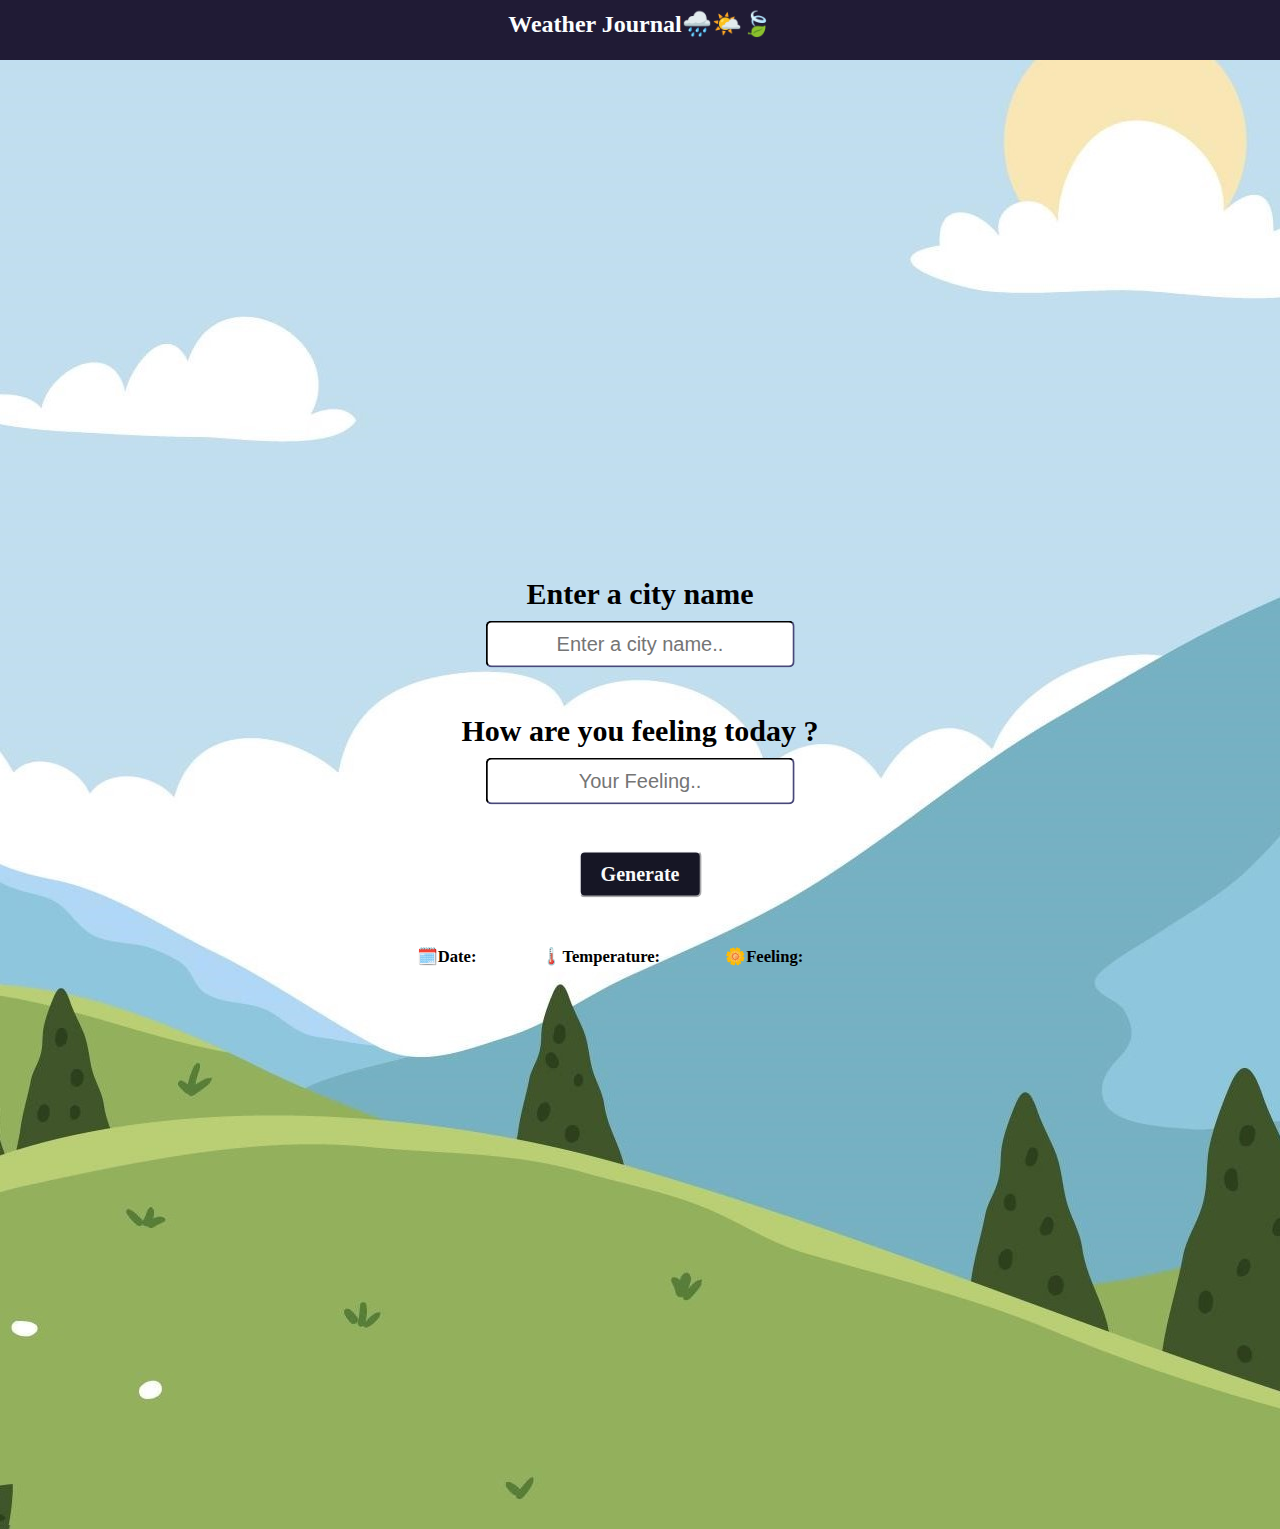
<file: weather app .beat/index.html>
<!DOCTYPE html>
<html lang="en">
<head>
    <meta charset="UTF-8">
    <meta name="viewport" content="width=device-width, initial-scale=1.0">
    <title>Document</title>
    <link rel="stylesheet" href="style.css">
</head>
<body>

<nav class="nav">
    <h2>Weather Journal🌧️🌤️🍃 </h2>
</nav>
<div id="container">
    <img src="land.jpg" >
   <div id="input">
    <p class="text">Enter a city name</p>
    <input type="text" class="inputvalue" placeholder="Enter a city name..">
    <p class="text">How are you feeling today ?</p>
    <input type="text" class="inputvalu" id="feeling" placeholder="Your Feeling..">
    <br/>
    <input type="button" class= "btn"value="Generate">
    <div id="result">
        <h5>🗓️Date:<p style="font-size: 20px;color: rgb(210, 233, 243);font-weight: 100;"  class ="spaces" id="date"></p></h5>
        <h5 class="temp">🌡️Temperature:<p style="font-size: 20px;color: rgb(206, 235, 248);font-weight: 100;"  class ="spaces"id="temp"></p></h5>
        <h5>🌼Feeling:<p style="font-size: 20px;color: rgb(208, 236, 252);font-weight: 150px;"  class ="spaces"id="feel"></p></h5>
    </div>
   </div>
   
</div>




    <script src="script.js"></script>
</body>
</html>
</file>
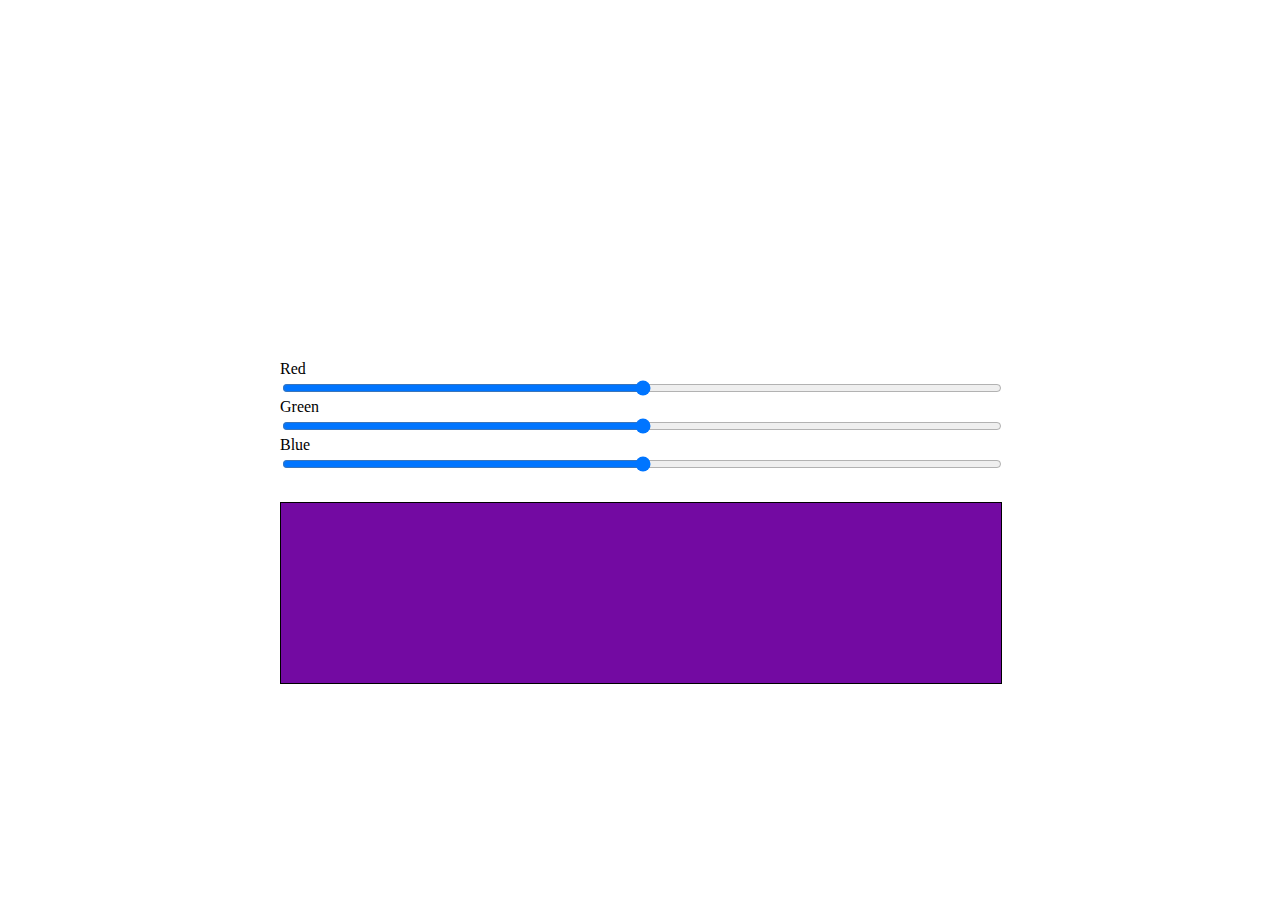
<file: task2.html>
<html lang="en">
<head>
    <meta charset="UTF-8">
    <meta name="viewport" content="width=device-width, initial-scale=1.0">
    <title>color picker</title>
    <style type="text/css">
    body{
        font-family: cursive;
    }
    .picker{
        position:absolute;
        top:0;
        bottom:0;
        left: 0;
        right: 0;
        margin: auto;
        width: 720px;
        height: 180px;
    }
    #display{
        width: 100%;
        height:100%;
        background: #730aa2;
        transition: background 100ms;
        margin-top: 30px;
        border: 1px solid #000;
    }
    input{
        display: block;
        width: 100%;
    }
    
    </style>
</head>
<body>
    <div class="picker"> 
        Red <input type="range" min="0" max="255" step="1" id="red">
        Green <input type="range" min="0" max="255" step="1" id="green">
        Blue <input type="range" min="0" max="255" step="1" id="blue">
<div id="display"></div>
    </div>
    <script type="text/javascript">
    var input = document.querySelectorAll("input")

    for(var i=0; i<input.length; i++){
        input[i].addEventListener("input",function(){
            var red= document.getElementById("red").value,
                green=document.getElementById("green").value,
                 blue=document.getElementById("blue").value;

                 var display=document.getElementById("display");
                 display.style.background=" rgb("+red+","+green+","+blue+")";
        });
    }
    </script>

</body>
</html>
</file>
<file: weather app .beat/style.css>
*{
    padding: 0;
    margin: 0;
    text-decoration: none;

}
body{
    font-family: cursive;
    background-image:url(land.jpg);
    background-repeat: no-repeat;
    background-size: cover;
    
}
.nav{
    height: 50px;
    width: 100%;
    background-color: rgb(32, 27, 53);
     font-weight:700 ;
     color: rgb(251, 254, 255);
     text-align: center;
     padding-top: 10px;
}
#container{

    position: relative;
    width: 100%;
  height: 100%;
}

#input{
    position: absolute;
    top: 50%;
    left: 50%;
   transform: translate(-50%, -50%);
  text-align: center;
}
#input p{
    font-size: 30px;
    font-weight:800;
}
#input .inputvalue{
    font-size: 20px;
    margin-top: 10px;
    margin-bottom: 10%;
    border-color: rgb(22, 22, 37);
    border-radius: 6px;
    padding: 10px 20px;
    font-weight: 500;
    text-align: center;
}
#input .inputvalu{
    font-size: 20px;
    margin-top: 10px;
    margin-bottom: 10%;
    border-color: rgb(22, 22, 37);
    border-radius: 6px;
    padding: 10px 20px;
    font-weight: 500;
    text-align: center;
}
#input .btn{
    font-size: 20px;
    font-weight:600;
    font-family: cursive;
    background-color:rgb(22, 22, 37) ;
    color: rgb(249, 250, 250);
    padding: 10px 20px;
    border-color: rgb(250, 250, 253);
    border-radius: 6px;
}
#result{
    font-size: 20px;
    font-weight:600;
   margin: 10% 8px;

}
#result h5 p{
    margin: 10% 30px;
    display: inline;
    padding-right: 0px;
}

#result h5{
    display: inline;
}
</file>
